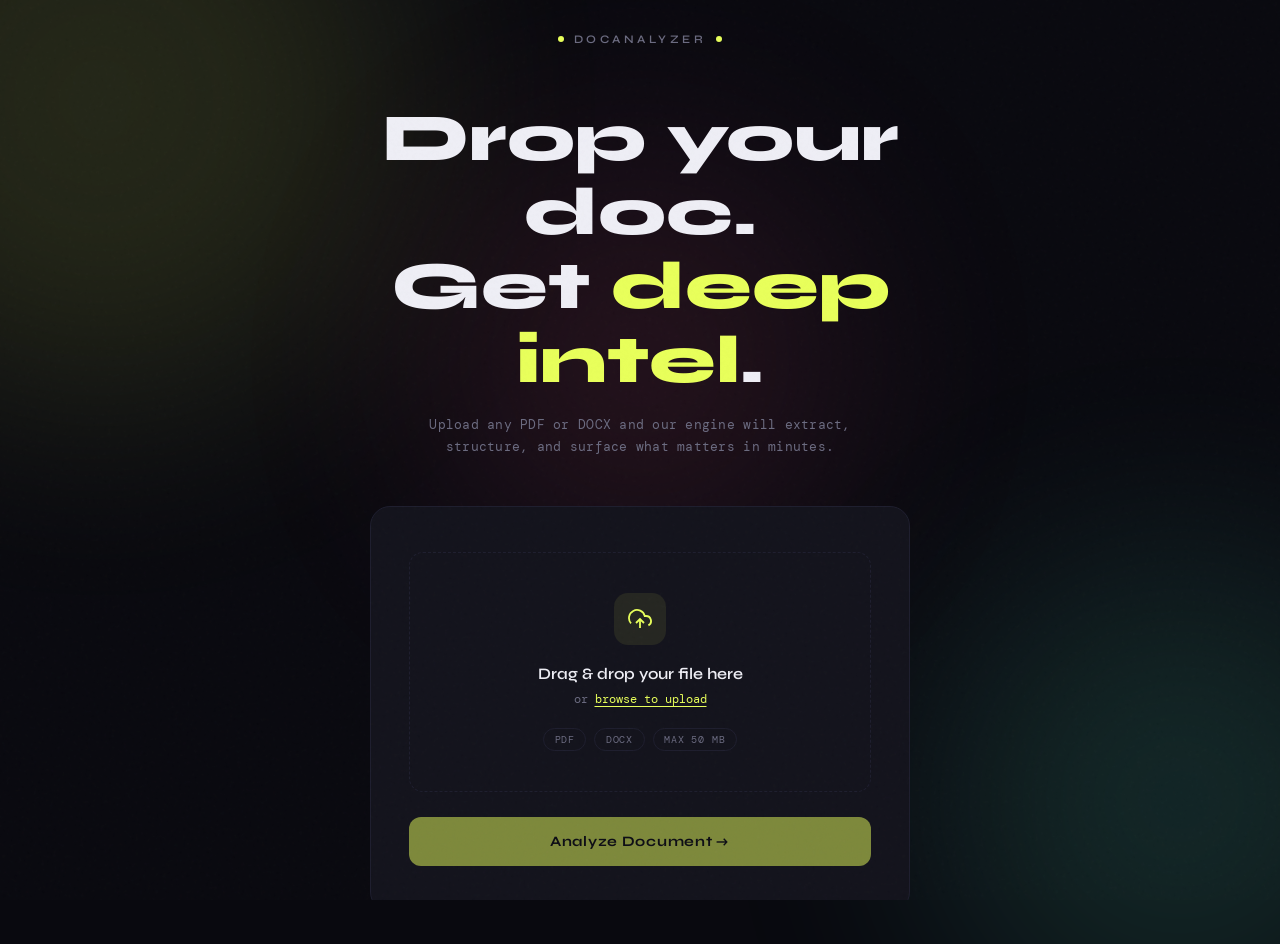
<file: frontend/components/comp1.html>
<!DOCTYPE html>
<html lang="en">
<head>
<meta charset="UTF-8" />
<meta name="viewport" content="width=device-width, initial-scale=1.0" />
<title>DocAnalyzer — Deep Document Intelligence</title>
<link href="https://fonts.googleapis.com/css2?family=Syne:wght@400;600;700;800&family=DM+Mono:wght@300;400;500&display=swap" rel="stylesheet" />
<style>
  *, *::before, *::after { box-sizing: border-box; margin: 0; padding: 0; }

  :root {
    --bg: #09090f;
    --surface: #111118;
    --border: #1e1e2e;
    --accent: #e8ff5a;
    --accent2: #5affd5;
    --accent3: #ff5a8a;
    --text: #eeeef5;
    --muted: #6b6b80;
    --card: #13131c;
  }

  html, body {
    height: 100%;
    font-family: 'DM Mono', monospace;
    background: var(--bg);
    color: var(--text);
    overflow-x: hidden;
  }

  /* ─── NOISE OVERLAY ─── */
  body::before {
    content: '';
    position: fixed; inset: 0;
    background-image: url("data:image/svg+xml,%3Csvg viewBox='0 0 256 256' xmlns='http://www.w3.org/2000/svg'%3E%3Cfilter id='noise'%3E%3CfeTurbulence type='fractalNoise' baseFrequency='0.9' numOctaves='4' stitchTiles='stitch'/%3E%3C/filter%3E%3Crect width='100%25' height='100%25' filter='url(%23noise)' opacity='0.04'/%3E%3C/svg%3E");
    pointer-events: none; z-index: 9999; opacity: .5;
  }

  /* ─── AMBIENT BLOBS ─── */
  .blob {
    position: fixed;
    border-radius: 50%;
    filter: blur(120px);
    opacity: .12;
    pointer-events: none;
    animation: drift 18s ease-in-out infinite;
  }
  .blob-1 { width: 600px; height: 600px; background: var(--accent); top: -200px; left: -200px; animation-delay: 0s; }
  .blob-2 { width: 500px; height: 500px; background: var(--accent2); bottom: -150px; right: -150px; animation-delay: -6s; }
  .blob-3 { width: 400px; height: 400px; background: var(--accent3); top: 40%; left: 50%; transform: translate(-50%,-50%); animation-delay: -12s; }
  @keyframes drift {
    0%,100% { transform: translate(0,0) scale(1); }
    33% { transform: translate(40px,-30px) scale(1.05); }
    66% { transform: translate(-30px,40px) scale(.97); }
  }

  /* ─── LAYOUT ─── */
  .container {
    min-height: 100vh;
    display: flex;
    flex-direction: column;
    align-items: center;
    justify-content: center;
    padding: 2rem;
    position: relative;
    z-index: 1;
  }

  /* ─── HEADER ─── */
  .logo {
    font-family: 'Syne', sans-serif;
    font-size: .72rem;
    font-weight: 600;
    letter-spacing: .3em;
    text-transform: uppercase;
    color: var(--muted);
    margin-bottom: 3.5rem;
    display: flex;
    align-items: center;
    gap: .6rem;
  }
  .logo-dot { width: 6px; height: 6px; border-radius: 50%; background: var(--accent); display: inline-block; }

  .headline {
    font-family: 'Syne', sans-serif;
    font-size: clamp(2.4rem, 6vw, 4.2rem);
    font-weight: 800;
    line-height: 1.1;
    text-align: center;
    max-width: 700px;
    margin-bottom: 1rem;
  }
  .headline em {
    font-style: normal;
    color: var(--accent);
  }

  .sub {
    font-size: .82rem;
    color: var(--muted);
    text-align: center;
    max-width: 440px;
    line-height: 1.7;
    margin-bottom: 3rem;
    letter-spacing: .02em;
  }

  /* ─── UPLOAD CARD ─── */
  .upload-card {
    width: 100%;
    max-width: 540px;
    background: var(--card);
    border: 1.5px solid var(--border);
    border-radius: 20px;
    padding: 2.8rem 2.4rem;
    position: relative;
    transition: border-color .3s;
  }
  .upload-card.drag-over {
    border-color: var(--accent);
    background: #151520;
  }
  .upload-card.drag-over .drop-zone {
    border-color: var(--accent);
  }

  .drop-zone {
    border: 1.5px dashed var(--border);
    border-radius: 14px;
    padding: 2.5rem 1.5rem;
    text-align: center;
    cursor: pointer;
    transition: border-color .3s, background .3s;
    position: relative;
  }
  .drop-zone:hover {
    border-color: var(--accent);
    background: rgba(232,255,90,.03);
  }

  .upload-icon {
    width: 52px; height: 52px;
    margin: 0 auto 1.2rem;
    background: rgba(232,255,90,.08);
    border-radius: 14px;
    display: flex; align-items: center; justify-content: center;
  }
  .upload-icon svg { width: 24px; height: 24px; stroke: var(--accent); fill: none; stroke-width: 1.8; }

  .drop-label {
    font-family: 'Syne', sans-serif;
    font-size: 1rem;
    font-weight: 600;
    margin-bottom: .4rem;
  }
  .drop-sub { font-size: .73rem; color: var(--muted); line-height: 1.6; }
  .drop-sub span { color: var(--accent); cursor: pointer; text-decoration: underline; text-underline-offset: 3px; }

  .badges {
    display: flex; gap: .5rem; justify-content: center; margin-top: 1.2rem; flex-wrap: wrap;
  }
  .badge {
    font-size: .65rem;
    padding: .25rem .65rem;
    border-radius: 20px;
    border: 1px solid var(--border);
    color: var(--muted);
    letter-spacing: .08em;
    text-transform: uppercase;
  }

  #file-input { display: none; }

  /* file name tag */
  .file-tag {
    display: none;
    align-items: center;
    gap: .7rem;
    margin-top: 1.4rem;
    background: rgba(90,255,213,.07);
    border: 1px solid rgba(90,255,213,.2);
    border-radius: 10px;
    padding: .7rem 1rem;
  }
  .file-tag.visible { display: flex; }
  .file-tag svg { width: 18px; height: 18px; stroke: var(--accent2); fill:none; stroke-width:1.8; flex-shrink:0; }
  .file-name { font-size: .78rem; color: var(--accent2); flex: 1; white-space: nowrap; overflow: hidden; text-overflow: ellipsis; }

  .analyze-btn {
    width: 100%;
    margin-top: 1.6rem;
    padding: 1rem 1.5rem;
    background: var(--accent);
    color: #09090f;
    font-family: 'Syne', sans-serif;
    font-size: .9rem;
    font-weight: 700;
    letter-spacing: .05em;
    border: none;
    border-radius: 12px;
    cursor: pointer;
    transition: background .2s, transform .15s, opacity .2s;
    opacity: .5;
    pointer-events: none;
  }
  .analyze-btn.ready {
    opacity: 1;
    pointer-events: all;
  }
  .analyze-btn.ready:hover { background: #f5ff80; transform: translateY(-1px); }
  .analyze-btn.ready:active { transform: translateY(0); }

  /* ─── PHASE SCREENS ─── */
  .phase { display: none; flex-direction: column; align-items: center; justify-content: center; width: 100%; max-width: 540px; }
  .phase.active { display: flex; }

  /* ─── PHASE 2 : LOADING BAR ─── */
  .loading-label {
    font-family: 'Syne', sans-serif;
    font-size: 1.1rem; font-weight: 700;
    margin-bottom: 2rem;
    display: flex; align-items: center; gap: .8rem;
  }
  .loading-label .spinner {
    width: 18px; height: 18px;
    border: 2.5px solid rgba(232,255,90,.2);
    border-top-color: var(--accent);
    border-radius: 50%;
    animation: spin .8s linear infinite;
  }
  @keyframes spin { to { transform: rotate(360deg); } }

  .bar-wrap {
    width: 100%;
    background: var(--border);
    border-radius: 99px;
    height: 6px;
    overflow: hidden;
    margin-bottom: .8rem;
  }
  .bar-fill {
    height: 100%;
    border-radius: 99px;
    background: linear-gradient(90deg, var(--accent2), var(--accent));
    width: 0%;
    transition: width .08s linear;
  }
  .bar-pct {
    font-size: .72rem;
    color: var(--muted);
    align-self: flex-end;
  }

  .steps-list {
    width: 100%;
    margin-top: 2rem;
    display: flex;
    flex-direction: column;
    gap: .6rem;
  }
  .step-item {
    display: flex; align-items: center; gap: .8rem;
    font-size: .75rem; color: var(--muted);
    opacity: 0;
    transform: translateX(-10px);
    transition: opacity .4s, transform .4s, color .3s;
  }
  .step-item.visible { opacity: 1; transform: none; }
  .step-item.done { color: var(--accent2); }
  .step-dot {
    width: 8px; height: 8px; border-radius: 50%;
    background: var(--border); flex-shrink: 0;
    transition: background .3s;
  }
  .step-item.done .step-dot { background: var(--accent2); }
  .step-item.active-step .step-dot { background: var(--accent); box-shadow: 0 0 8px var(--accent); }

  /* ─── PHASE 3 : ANALYSIS TIMER ─── */
  .analysis-header {
    font-family: 'Syne', sans-serif;
    font-size: 1.3rem; font-weight: 800;
    text-align: center;
    margin-bottom: .5rem;
  }
  .analysis-sub {
    font-size: .74rem; color: var(--muted);
    text-align: center; margin-bottom: 2.8rem;
    line-height: 1.6;
  }

  .timer-ring-wrap {
    position: relative;
    width: 180px; height: 180px;
    margin: 0 auto 2.5rem;
  }
  .timer-svg { transform: rotate(-90deg); }
  .ring-bg { stroke: var(--border); }
  .ring-fill {
    stroke: var(--accent);
    stroke-linecap: round;
    transition: stroke-dashoffset .5s linear;
    filter: drop-shadow(0 0 6px var(--accent));
  }
  .timer-center {
    position: absolute; inset: 0;
    display: flex; flex-direction: column;
    align-items: center; justify-content: center;
  }
  .timer-digits {
    font-family: 'Syne', sans-serif;
    font-size: 2.4rem; font-weight: 800;
    letter-spacing: -.04em;
    color: var(--accent);
  }
  .timer-unit { font-size: .65rem; color: var(--muted); margin-top: -.1rem; }

  .analysis-tasks {
    width: 100%;
    display: grid;
    grid-template-columns: 1fr 1fr;
    gap: .7rem;
  }
  .task-card {
    background: var(--card);
    border: 1px solid var(--border);
    border-radius: 12px;
    padding: .9rem 1rem;
    font-size: .72rem;
    display: flex; align-items: flex-start; gap: .6rem;
    opacity: 0;
    transform: translateY(8px);
    transition: opacity .5s, transform .5s, border-color .3s;
  }
  .task-card.show { opacity: 1; transform: none; }
  .task-card.done-card { border-color: rgba(90,255,213,.25); }
  .task-icon { font-size: .9rem; flex-shrink: 0; margin-top: .05rem; }
  .task-label { color: var(--muted); line-height: 1.5; }
  .task-card.done-card .task-label { color: var(--accent2); }

  .progress-text {
    text-align: center;
    font-size: .72rem;
    color: var(--muted);
    margin-top: 1.6rem;
    line-height: 1.6;
  }

  /* ─── PHASE 4 : COMPLETE ─── */
  .complete-icon {
    width: 80px; height: 80px;
    border-radius: 50%;
    background: rgba(232,255,90,.1);
    border: 2px solid var(--accent);
    display: flex; align-items: center; justify-content: center;
    margin: 0 auto 2rem;
    animation: pulse-glow 1.5s ease-in-out infinite;
  }
  @keyframes pulse-glow {
    0%,100% { box-shadow: 0 0 0 0 rgba(232,255,90,.3); }
    50% { box-shadow: 0 0 0 16px rgba(232,255,90,0); }
  }
  .complete-icon svg { width: 34px; height: 34px; stroke: var(--accent); fill: none; stroke-width: 2; }
  .complete-title {
    font-family: 'Syne', sans-serif;
    font-size: 1.6rem; font-weight: 800;
    text-align: center; margin-bottom: .5rem;
  }
  .complete-sub {
    font-size: .76rem; color: var(--muted); text-align: center; margin-bottom: 2rem; line-height: 1.7;
  }
  .redirect-bar-wrap {
    width: 100%; background: var(--border); border-radius: 99px; height: 4px; overflow: hidden;
  }
  .redirect-bar { height: 100%; background: var(--accent); border-radius: 99px; width: 100%; animation: drain 3s linear forwards; }
  @keyframes drain { from { width: 100%; } to { width: 0%; } }
  .redirect-note { font-size: .68rem; color: var(--muted); text-align: center; margin-top: .7rem; }
</style>
</head>
<body>

<!-- Ambient -->
<div class="blob blob-1"></div>
<div class="blob blob-2"></div>
<div class="blob blob-3"></div>

<div class="container">

  <!-- ──── PHASE 1 : UPLOAD ──── -->
  <div id="phase-upload" class="phase active" style="display:flex; flex-direction:column; align-items:center;">

    <div class="logo"><span class="logo-dot"></span> DocAnalyzer <span class="logo-dot"></span></div>

    <h1 class="headline">Drop your doc.<br/>Get <em>deep intel</em>.</h1>
    <p class="sub">Upload any PDF or DOCX and our engine will extract, structure, and surface what matters in minutes.</p>

    <div class="upload-card" id="upload-card">
      <div class="drop-zone" id="drop-zone" onclick="document.getElementById('file-input').click()">
        <div class="upload-icon">
          <svg viewBox="0 0 24 24"><polyline points="16 16 12 12 8 16"/><line x1="12" y1="12" x2="12" y2="21"/><path d="M20.39 18.39A5 5 0 0 0 18 9h-1.26A8 8 0 1 0 3 16.3"/></svg>
        </div>
        <div class="drop-label">Drag & drop your file here</div>
        <div class="drop-sub">or <span onclick="event.stopPropagation(); document.getElementById('file-input').click()">browse to upload</span></div>
        <div class="badges">
          <span class="badge">PDF</span>
          <span class="badge">DOCX</span>
          <span class="badge">Max 50 MB</span>
        </div>
      </div>

      <input type="file" id="file-input" accept=".pdf,.doc,.docx" />

      <div class="file-tag" id="file-tag">
        <svg viewBox="0 0 24 24"><path d="M14 2H6a2 2 0 0 0-2 2v16a2 2 0 0 0 2 2h12a2 2 0 0 0 2-2V8z"/><polyline points="14 2 14 8 20 8"/></svg>
        <span class="file-name" id="file-name">document.pdf</span>
      </div>

      <button class="analyze-btn" id="analyze-btn">Analyze Document →</button>
    </div>
  </div>

  <!-- ──── PHASE 2 : LOADING BAR (5s) ──── -->
  <div id="phase-loading" class="phase" style="width:100%; max-width:540px;">
    <div class="loading-label"><div class="spinner"></div> Processing your document…</div>
    <div class="bar-wrap"><div class="bar-fill" id="bar-fill"></div></div>
    <div class="bar-pct" id="bar-pct">0%</div>
    <div class="steps-list" id="steps-list">
      <div class="step-item" data-step="0"><div class="step-dot"></div> Parsing file structure</div>
      <div class="step-item" data-step="1"><div class="step-dot"></div> Extracting raw content</div>
      <div class="step-item" data-step="2"><div class="step-dot"></div> Tokenizing text blocks</div>
      <div class="step-item" data-step="3"><div class="step-dot"></div> Mapping document schema</div>
      <div class="step-item" data-step="4"><div class="step-dot"></div> Queuing deep analysis</div>
    </div>
  </div>

  <!-- ──── PHASE 3 : ANALYSIS TIMER (16 min) ──── -->
  <div id="phase-analysis" class="phase" style="width:100%; max-width:540px;">
    <div class="analysis-header">Deep Analysis Running</div>
    <div class="analysis-sub">Our models are reading every sentence, cross-referencing<br/>data points, and building your insight report.</div>

    <div class="timer-ring-wrap">
      <svg class="timer-svg" width="180" height="180" viewBox="0 0 180 180">
        <circle class="ring-bg" cx="90" cy="90" r="78" fill="none" stroke-width="6"/>
        <circle class="ring-fill" id="ring-fill" cx="90" cy="90" r="78" fill="none" stroke-width="6"
          stroke-dasharray="490" stroke-dashoffset="0"/>
      </svg>
      <div class="timer-center">
        <div class="timer-digits" id="timer-digits">16:00</div>
        <div class="timer-unit">remaining</div>
      </div>
    </div>

    <div class="analysis-tasks" id="analysis-tasks">
      <div class="task-card" data-task="0"><span class="task-icon">🔍</span><span class="task-label">Semantic extraction</span></div>
      <div class="task-card" data-task="1"><span class="task-icon">📊</span><span class="task-label">Data pattern detection</span></div>
      <div class="task-card" data-task="2"><span class="task-icon">🧠</span><span class="task-label">Entity recognition</span></div>
      <div class="task-card" data-task="3"><span class="task-icon">🔗</span><span class="task-label">Cross-reference linking</span></div>
      <div class="task-card" data-task="4"><span class="task-icon">📝</span><span class="task-label">Summary generation</span></div>
      <div class="task-card" data-task="5"><span class="task-icon">⚡</span><span class="task-label">Insight scoring</span></div>
    </div>

    <div class="progress-text" id="progress-text">Initializing analysis pipeline…</div>
  </div>

  <!-- ──── PHASE 4 : COMPLETE ──── -->
  <div id="phase-complete" class="phase" style="width:100%; max-width:420px;">
    <div class="complete-icon">
      <svg viewBox="0 0 24 24"><polyline points="20 6 9 17 4 12"/></svg>
    </div>
    <div class="complete-title">Analysis Complete</div>
    <div class="complete-sub">Your document has been fully processed.<br/>Redirecting you to your results now…</div>
    <div class="redirect-bar-wrap"><div class="redirect-bar"></div></div>
    <div class="redirect-note">Redirecting in 3 seconds…</div>
  </div>

</div>

<script>
/* ── helpers ── */
const $ = id => document.getElementById(id);
const phases = ['phase-upload','phase-loading','phase-analysis','phase-complete'];

function showPhase(name) {
  phases.forEach(p => {
    const el = $(p);
    el.classList.remove('active');
    el.style.display = 'none';
  });
  const target = $(name);
  target.style.display = 'flex';
  target.classList.add('active');
}

/* ── FILE UPLOAD ── */
const fileInput = $('file-input');
const fileTag   = $('file-tag');
const fileName  = $('file-name');
const analyzeBtn= $('analyze-btn');
const dropZone  = $('drop-zone');
const uploadCard= $('upload-card');

function setFile(file) {
  if (!file) return;
  const ext = file.name.split('.').pop().toLowerCase();
  if (!['pdf','doc','docx'].includes(ext)) { alert('Please upload a PDF or DOCX file.'); return; }
  fileName.textContent = file.name;
  fileTag.classList.add('visible');
  analyzeBtn.classList.add('ready');
}

fileInput.addEventListener('change', () => setFile(fileInput.files[0]));

dropZone.addEventListener('dragover', e => { e.preventDefault(); uploadCard.classList.add('drag-over'); });
dropZone.addEventListener('dragleave', () => uploadCard.classList.remove('drag-over'));
dropZone.addEventListener('drop', e => {
  e.preventDefault();
  uploadCard.classList.remove('drag-over');
  setFile(e.dataTransfer.files[0]);
});

analyzeBtn.addEventListener('click', startLoading);

/* ── PHASE 2 : 5-SEC LOADING BAR ── */
function startLoading() {
  showPhase('phase-loading');
  const fill   = $('bar-fill');
  const pct    = $('bar-pct');
  const steps  = document.querySelectorAll('.step-item');
  const total  = 5000; // ms
  const start  = performance.now();

  const stepTimings = [0, 800, 1800, 2900, 4000]; // when each step appears

  steps.forEach(s => s.classList.remove('visible','done','active-step'));

  let stepIdx = 0;

  function tick(now) {
    const elapsed = Math.min(now - start, total);
    const progress = elapsed / total;
    const pctVal = Math.round(progress * 100);

    fill.style.width = pctVal + '%';
    pct.textContent  = pctVal + '%';

    // reveal steps
    while (stepIdx < stepTimings.length && elapsed >= stepTimings[stepIdx]) {
      if (stepIdx > 0) {
        steps[stepIdx - 1].classList.remove('active-step');
        steps[stepIdx - 1].classList.add('done');
      }
      steps[stepIdx].classList.add('visible', 'active-step');
      stepIdx++;
    }

    if (elapsed < total) {
      requestAnimationFrame(tick);
    } else {
      // mark all done
      steps.forEach(s => { s.classList.add('visible','done'); s.classList.remove('active-step'); });
      setTimeout(startAnalysis, 300);
    }
  }
  requestAnimationFrame(tick);
}

/* ── PHASE 3 : 16-MIN ANALYSIS TIMER ── */
const TOTAL_SECONDS = 16 * 60; // 960
const CIRCUMFERENCE = 490;

const progressMessages = [
  [0, 'Initializing analysis pipeline…'],
  [60, 'Reading document structure…'],
  [180, 'Extracting key entities…'],
  [300, 'Running semantic models…'],
  [420, 'Cross-referencing data points…'],
  [540, 'Building insight graph…'],
  [660, 'Generating summary layers…'],
  [780, 'Scoring and ranking findings…'],
  [900, 'Finalizing your report…'],
];

// task card reveal schedule (seconds elapsed)
const taskSchedule = [30, 90, 180, 300, 480, 700];

function startAnalysis() {
  showPhase('phase-analysis');
  const ring      = $('ring-fill');
  const digits    = $('timer-digits');
  const progText  = $('progress-text');
  const taskCards = document.querySelectorAll('.task-card');

  taskCards.forEach(c => c.classList.remove('show','done-card'));

  let secondsLeft = TOTAL_SECONDS;
  let taskIdx = 0;
  let msgIdx  = 0;

  // show first task cards immediately
  setTimeout(() => {
    taskCards[0].classList.add('show');
    taskCards[1].classList.add('show');
  }, 400);

  const interval = setInterval(() => {
    secondsLeft--;
    const elapsed = TOTAL_SECONDS - secondsLeft;

    // update digits
    const m = Math.floor(secondsLeft / 60);
    const s = secondsLeft % 60;
    digits.textContent = String(m).padStart(2,'0') + ':' + String(s).padStart(2,'0');

    // update ring
    const pct = secondsLeft / TOTAL_SECONDS;
    ring.style.strokeDashoffset = CIRCUMFERENCE * (1 - pct);

    // update progress message
    for (let i = progressMessages.length - 1; i >= 0; i--) {
      if (elapsed >= progressMessages[i][0]) {
        if (i !== msgIdx) { msgIdx = i; progText.textContent = progressMessages[i][1]; }
        break;
      }
    }

    // reveal task cards
    while (taskIdx < taskSchedule.length && elapsed >= taskSchedule[taskIdx]) {
      const cardToShow = taskCards[Math.min(taskIdx + 2, taskCards.length - 1)];
      cardToShow.classList.add('show');
      // mark the oldest visible as done
      if (taskIdx >= 2) taskCards[taskIdx - 2].classList.add('done-card');
      taskIdx++;
    }

    if (secondsLeft <= 0) {
      clearInterval(interval);
      taskCards.forEach(c => c.classList.add('show','done-card'));
      setTimeout(showComplete, 500);
    }
  }, 1000);
}

/* ── PHASE 4 : COMPLETE & REDIRECT ── */
function showComplete() {
  showPhase('phase-complete');
  // redirect after 3 seconds
  setTimeout(() => {
    window.location.href = 'frontend/components /comp2.html'; // ← change this to your target URL
  }, 3000);
}
</script>
</body>
</html>
</file>
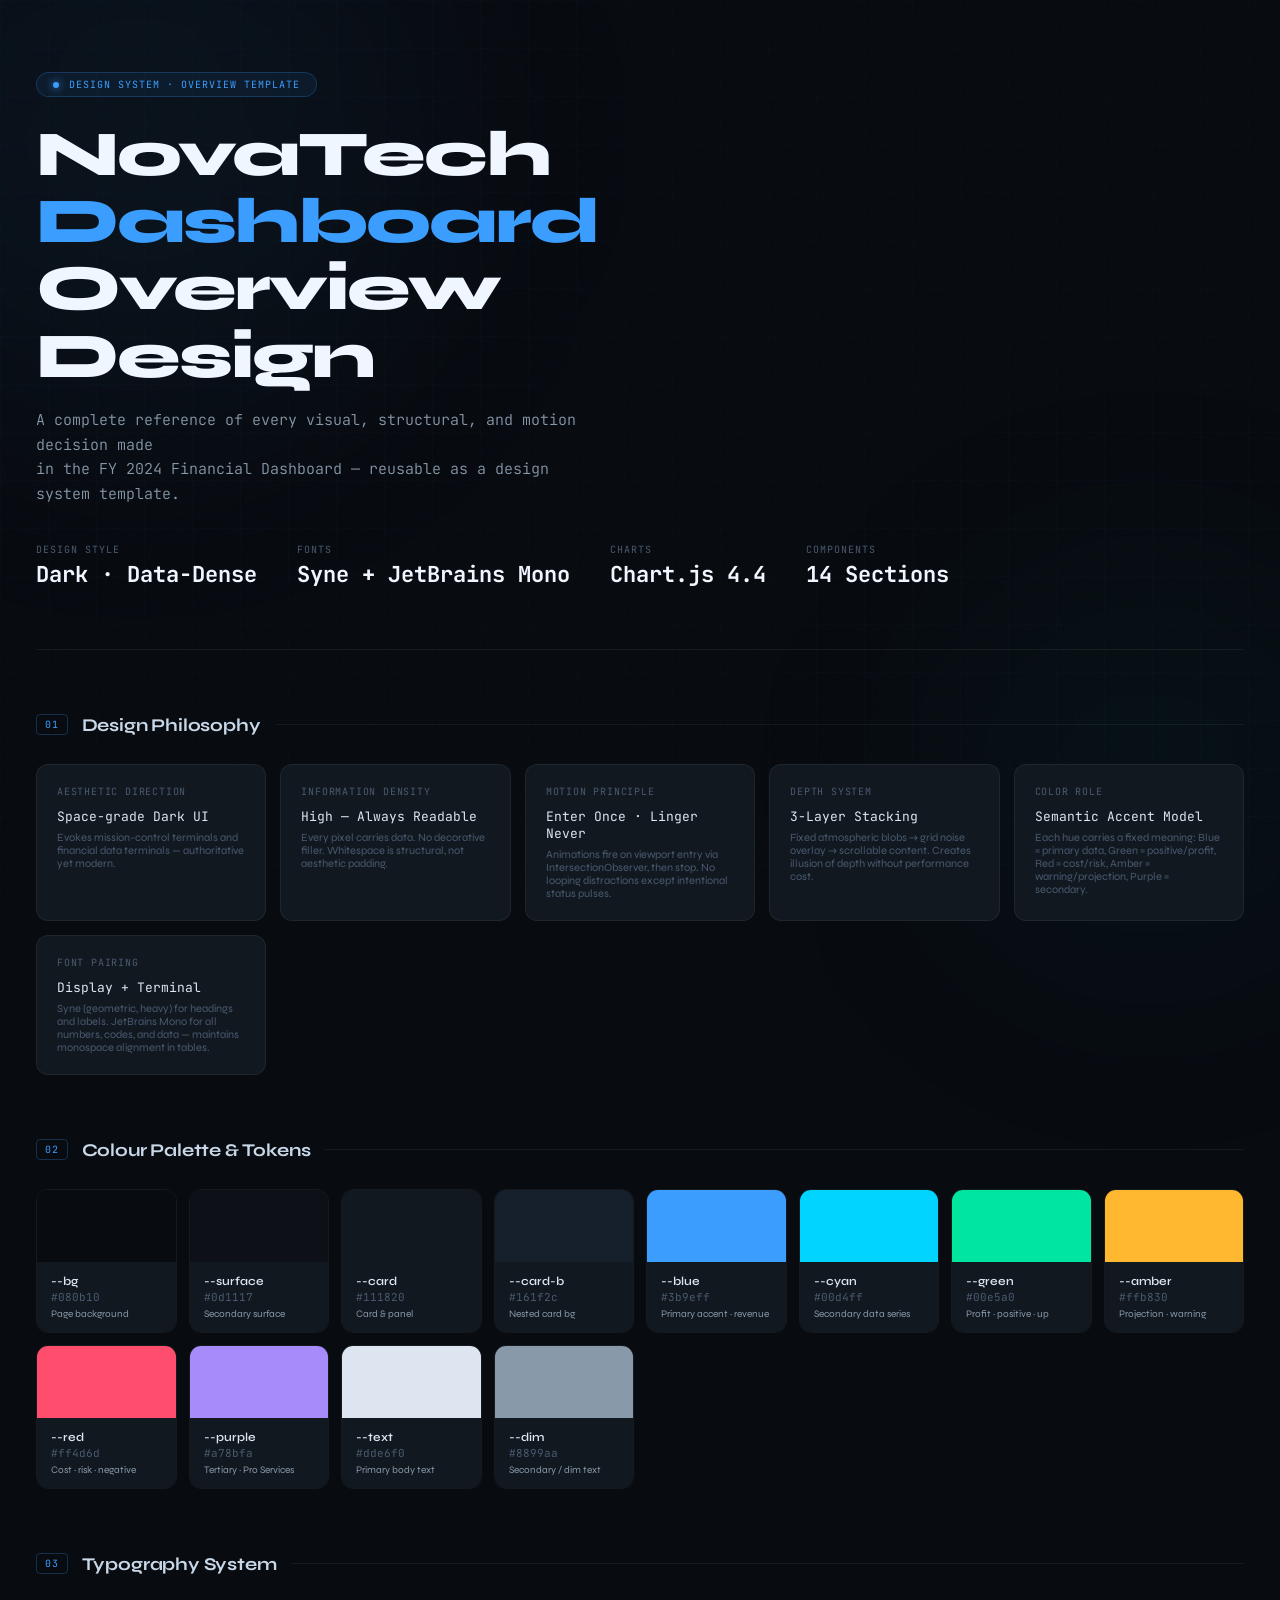
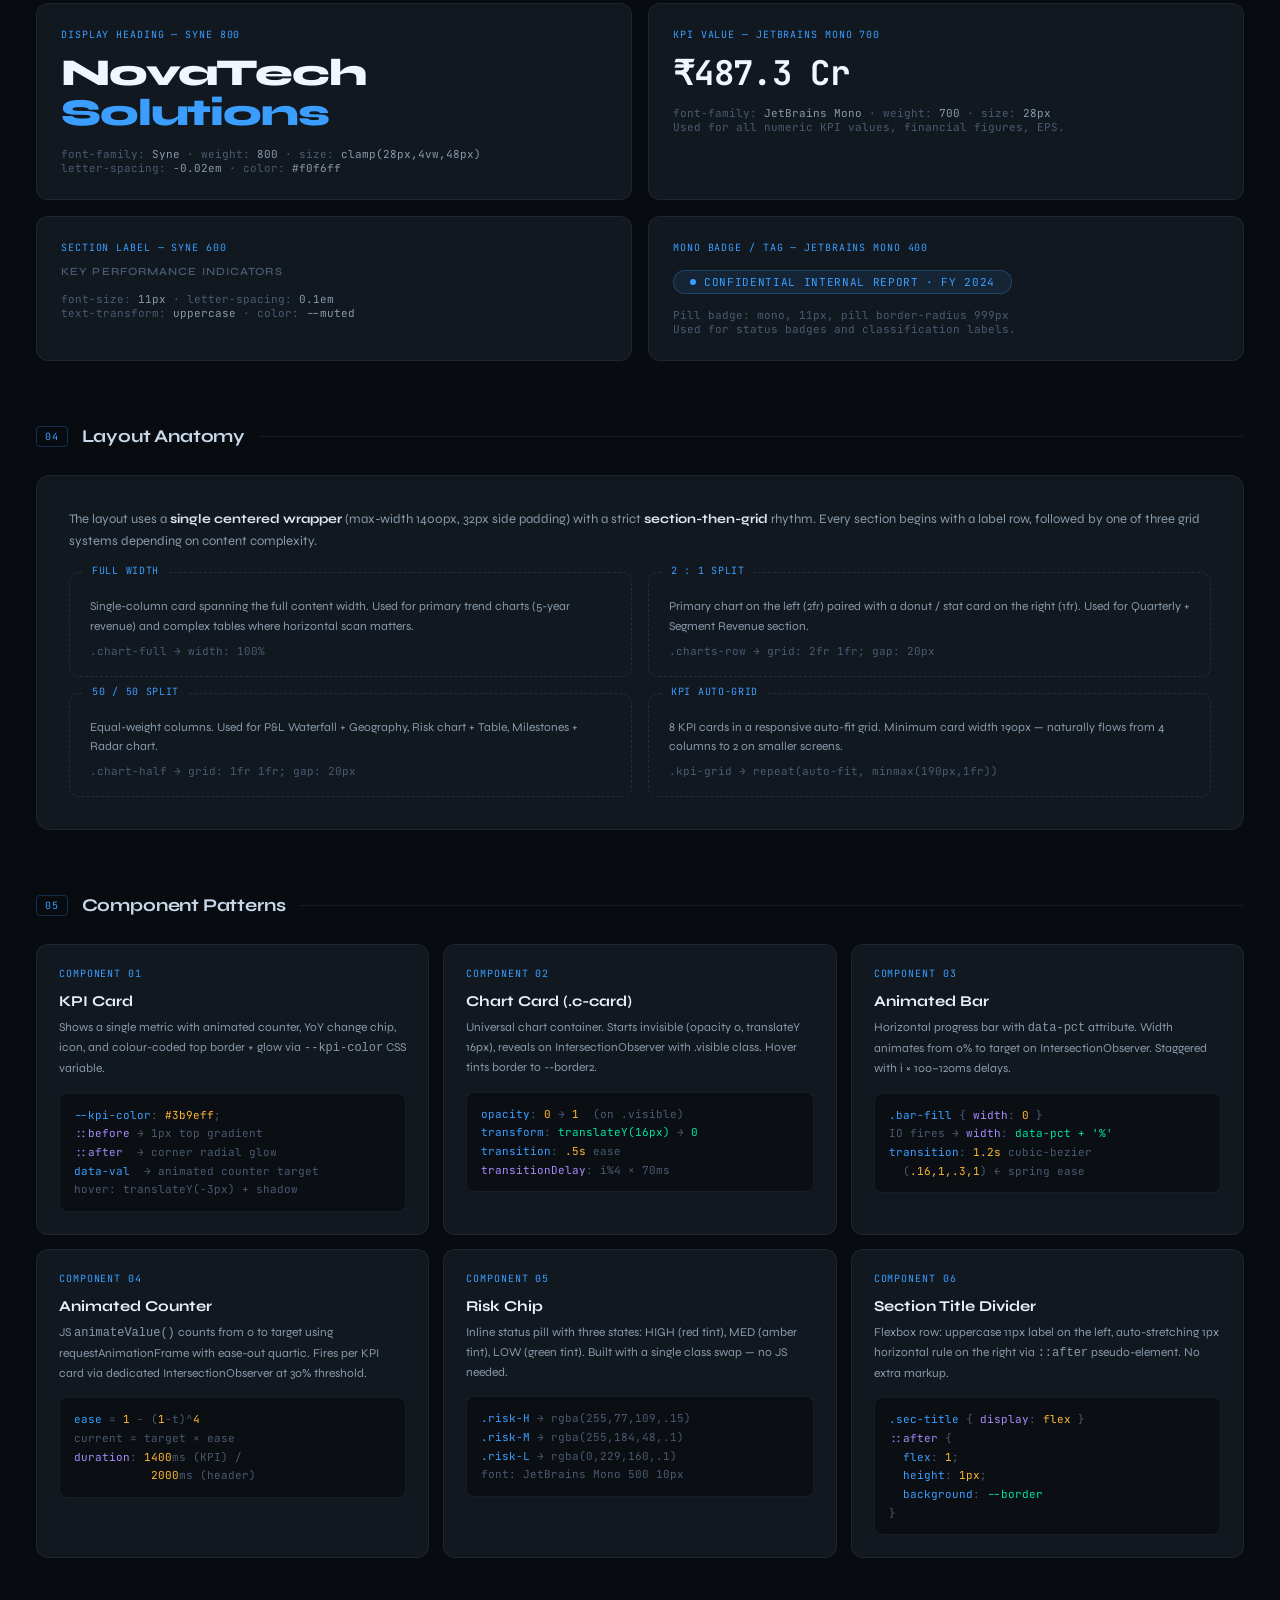
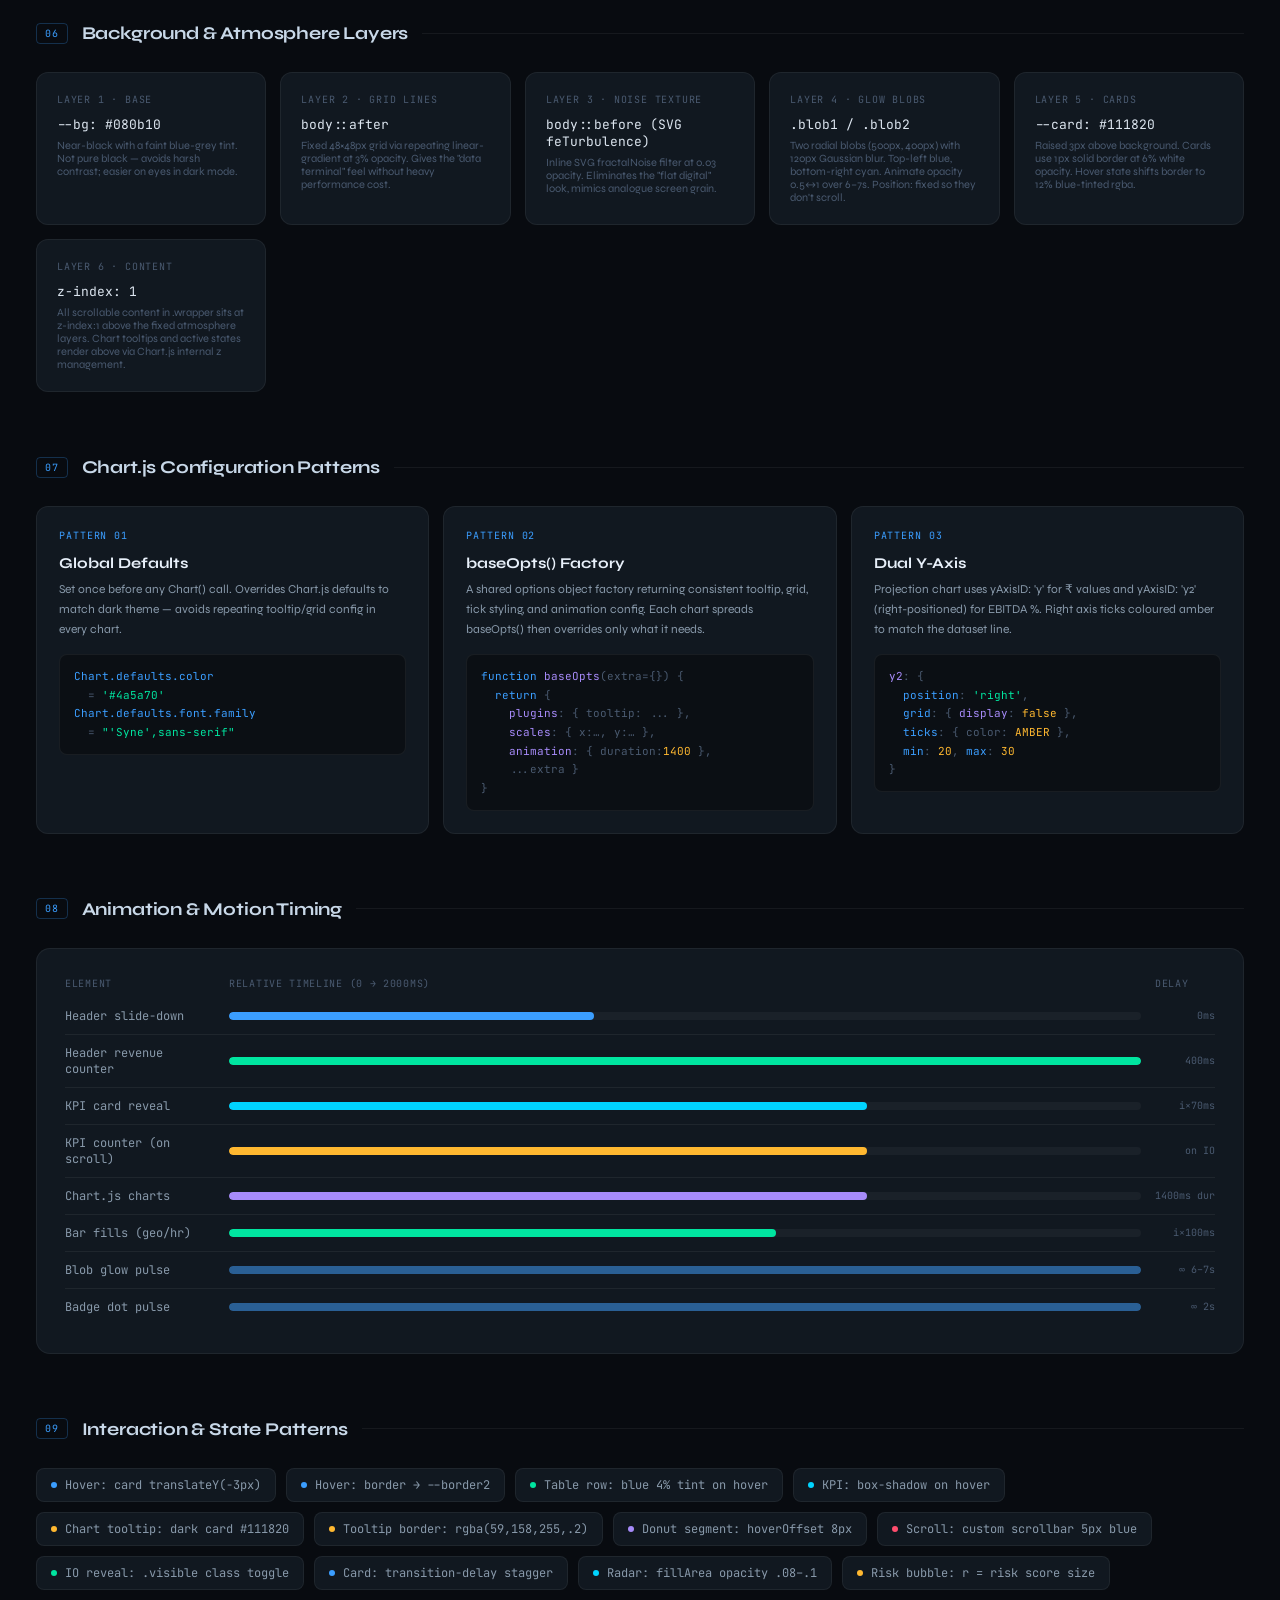
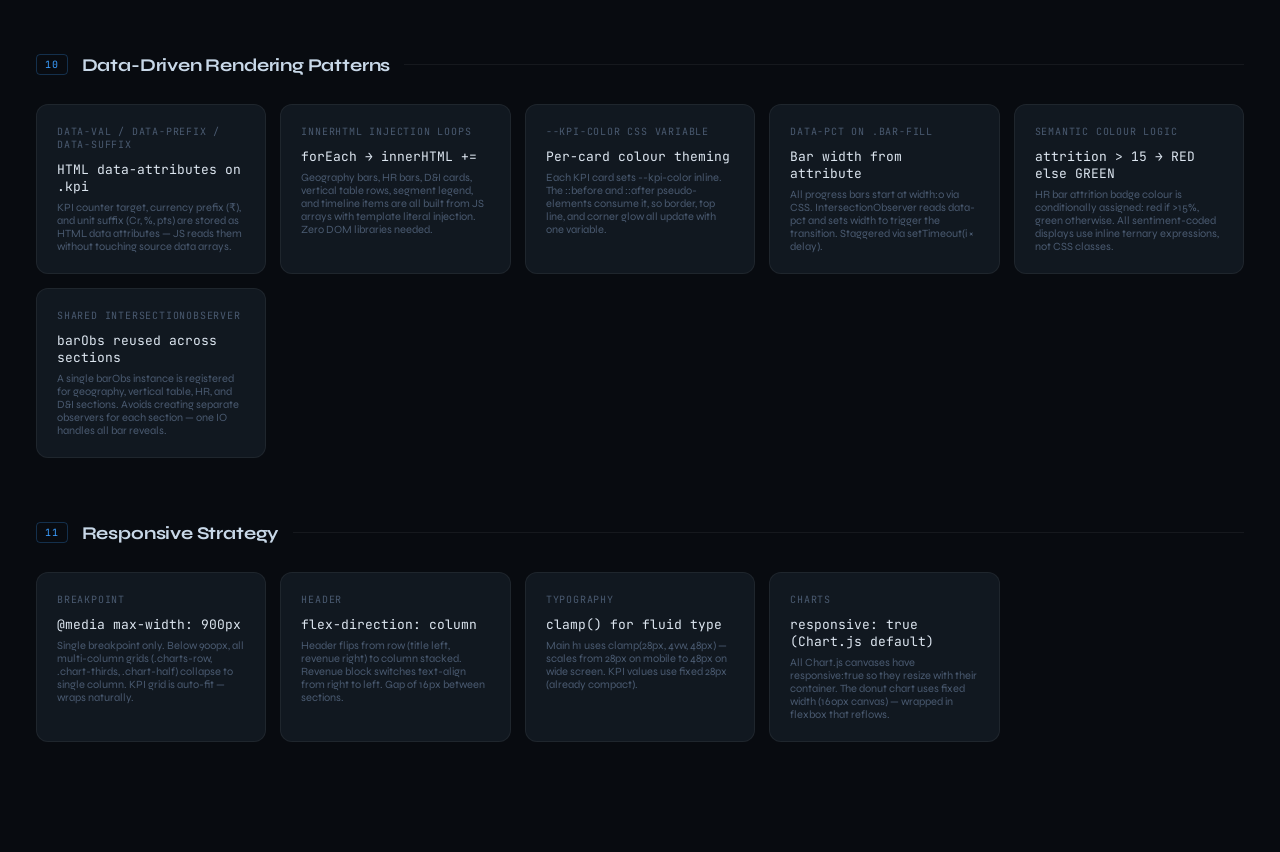
<file: frontend/components/design.html>
<!DOCTYPE html>
<html lang="en">
<head>
  <meta charset="UTF-8" />
  <meta name="viewport" content="width=device-width, initial-scale=1.0" />
  <title>Overview Design — NovaTech Dashboard Template</title>
  <link rel="preconnect" href="https://fonts.googleapis.com">
  <link href="https://fonts.googleapis.com/css2?family=Syne:wght@400;500;600;700;800&family=JetBrains+Mono:wght@300;400;500;600&display=swap" rel="stylesheet">
  <style>
    :root {
      --bg:       #080b10;
      --surface:  #0d1117;
      --card:     #111820;
      --card-b:   #161f2c;
      --border:   rgba(255,255,255,0.06);
      --border2:  rgba(99,179,255,0.14);
      --blue:     #3b9eff;
      --cyan:     #00d4ff;
      --green:    #00e5a0;
      --amber:    #ffb830;
      --red:      #ff4d6d;
      --purple:   #a78bfa;
      --text:     #dde6f0;
      --muted:    #4a5a70;
      --dim:      #8899aa;
      --sans:     'Syne', sans-serif;
      --mono:     'JetBrains Mono', monospace;
    }

    *, *::before, *::after { box-sizing: border-box; margin: 0; padding: 0; }
    html { scroll-behavior: smooth; }

    body {
      background: var(--bg);
      color: var(--text);
      font-family: var(--sans);
      min-height: 100vh;
      overflow-x: hidden;
    }

    /* ── GRID LINES BG ── */
    body::after {
      content: '';
      position: fixed; inset: 0;
      background-image:
        linear-gradient(rgba(59,158,255,.025) 1px, transparent 1px),
        linear-gradient(90deg, rgba(59,158,255,.025) 1px, transparent 1px);
      background-size: 48px 48px;
      pointer-events: none; z-index: 0;
    }

    /* ── NOISE OVERLAY ── */
    body::before {
      content: '';
      position: fixed; inset: 0;
      background-image: url("data:image/svg+xml,%3Csvg viewBox='0 0 256 256' xmlns='http://www.w3.org/2000/svg'%3E%3Cfilter id='n'%3E%3CfeTurbulence type='fractalNoise' baseFrequency='0.9' numOctaves='4' stitchTiles='stitch'/%3E%3C/filter%3E%3Crect width='100%25' height='100%25' filter='url(%23n)' opacity='0.03'/%3E%3C/svg%3E");
      pointer-events: none; z-index: 0; opacity: .35;
    }

    /* ── GLOBS ── */
    .blob { position:fixed; border-radius:50%; filter:blur(130px); pointer-events:none; z-index:0; animation: glow 7s ease-in-out infinite; }
    .b1 { width:560px; height:560px; background:rgba(59,158,255,.055); top:-140px; left:-140px; }
    .b2 { width:420px; height:420px; background:rgba(0,212,255,.035); bottom:-80px; right:-80px; animation-delay:3.5s; }
    @keyframes glow { 0%,100%{opacity:.5} 50%{opacity:1} }

    /* ── WRAPPER ── */
    .wrapper { position:relative; z-index:1; max-width:1320px; margin:0 auto; padding:0 36px 100px; }

    /* ── MASTHEAD ── */
    .masthead {
      padding: 72px 0 60px;
      border-bottom: 1px solid var(--border);
      margin-bottom: 64px;
      animation: fadeDown .9s cubic-bezier(.16,1,.3,1) both;
    }
    @keyframes fadeDown { from{opacity:0;transform:translateY(-24px)} to{opacity:1;transform:translateY(0)} }

    .overline {
      display: inline-flex; align-items: center; gap: 10px;
      background: rgba(59,158,255,.08);
      border: 1px solid rgba(59,158,255,.22);
      border-radius: 999px; padding: 5px 16px;
      font-family: var(--mono); font-size: 10px;
      color: var(--blue); letter-spacing: .1em;
      text-transform: uppercase; margin-bottom: 24px;
    }
    .overline::before {
      content:''; width:6px; height:6px; border-radius:50%;
      background:var(--blue); box-shadow:0 0 8px var(--blue);
      animation: pulse 2s infinite;
    }
    @keyframes pulse { 0%,100%{opacity:1} 50%{opacity:.3} }

    .masthead h1 {
      font-size: clamp(32px,5vw,64px);
      font-weight: 800; letter-spacing: -.03em;
      line-height: 1.05; color: #f0f6ff;
      max-width: 700px;
    }
    .masthead h1 em { font-style: normal; color: var(--blue); }

    .masthead-sub {
      font-size: 15px; color: var(--dim);
      margin-top: 18px; max-width: 560px;
      line-height: 1.65; font-family: var(--mono); font-weight: 300;
    }

    .masthead-meta {
      display: flex; gap: 40px; margin-top: 36px; flex-wrap: wrap;
    }
    .meta-pill {
      display: flex; flex-direction: column; gap: 4px;
    }
    .meta-pill .label { font-size:10px; color:var(--muted); text-transform:uppercase; letter-spacing:.1em; font-family:var(--mono); }
    .meta-pill .value { font-size:22px; font-weight:700; font-family:var(--mono); color:#f0f6ff; }

    /* ── SECTION HEADER ── */
    .sec {
      display: flex; align-items: center; gap: 14px;
      margin-bottom: 28px; margin-top: 64px;
    }
    .sec-num {
      font-family: var(--mono); font-size: 10px;
      color: var(--blue); border: 1px solid rgba(59,158,255,.25);
      border-radius: 4px; padding: 3px 8px;
      letter-spacing: .08em;
    }
    .sec h2 {
      font-size: 18px; font-weight: 700; color: #c8d8e8;
      letter-spacing: -.01em;
    }
    .sec::after { content:''; flex:1; height:1px; background:var(--border); }

    /* ── TOKEN GRID ── */
    .token-grid {
      display: grid;
      grid-template-columns: repeat(auto-fill, minmax(220px, 1fr));
      gap: 14px; margin-bottom: 12px;
    }
    .token-card {
      background: var(--card);
      border: 1px solid var(--border);
      border-radius: 12px; padding: 20px;
      opacity: 0; transform: translateY(16px);
      transition: opacity .5s ease, transform .5s ease, border-color .3s;
    }
    .token-card.vis { opacity:1; transform:translateY(0); }
    .token-card:hover { border-color: var(--border2); }
    .token-card .t-label { font-size:10px; color:var(--muted); font-family:var(--mono); text-transform:uppercase; letter-spacing:.08em; margin-bottom:10px; }
    .token-card .t-val { font-size:13px; font-family:var(--mono); color:var(--text); }
    .token-card .t-desc { font-size:11px; color:var(--muted); margin-top:6px; }

    /* Colour swatches */
    .color-grid { display:grid; grid-template-columns:repeat(auto-fill,minmax(140px,1fr)); gap:12px; margin-bottom:12px; }
    .swatch-card {
      border-radius:12px; overflow:hidden;
      border: 1px solid var(--border);
      opacity:0; transform:translateY(14px);
      transition: opacity .45s ease, transform .45s ease;
    }
    .swatch-card.vis { opacity:1; transform:translateY(0); }
    .swatch-face { height:72px; }
    .swatch-body { padding:12px 14px; background:var(--card); }
    .swatch-name { font-size:12px; color:var(--text); font-weight:600; }
    .swatch-hex  { font-size:11px; color:var(--muted); font-family:var(--mono); margin-top:2px; }
    .swatch-role { font-size:10px; color:var(--dim); margin-top:4px; }

    /* ── LAYOUT ANATOMY ── */
    .anatomy {
      background: var(--card); border:1px solid var(--border);
      border-radius:14px; padding:32px;
      opacity:0; transform:translateY(16px);
      transition: opacity .5s ease, transform .5s ease;
    }
    .anatomy.vis { opacity:1; transform:translateY(0); }

    .anatomy-grid {
      display: grid; grid-template-columns: 1fr 1fr;
      gap: 16px; margin-top: 20px;
    }

    .zone {
      border-radius: 10px; padding: 18px 20px;
      border: 1px dashed rgba(255,255,255,.09);
      position: relative;
    }
    .zone-label {
      position: absolute; top:-9px; left:14px;
      background: var(--card); padding: 0 8px;
      font-size: 10px; font-family: var(--mono);
      color: var(--blue); letter-spacing: .07em;
      text-transform: uppercase;
    }
    .zone-desc { font-size:12px; color:var(--dim); line-height:1.6; margin-top:6px; }
    .zone-code { font-size:11px; font-family:var(--mono); color:var(--muted); margin-top:8px; }

    /* ── COMPONENT ANATOMY ── */
    .comp-row {
      display: grid; grid-template-columns: 1fr 1fr 1fr; gap: 14px;
    }
    .comp-card {
      background: var(--card); border:1px solid var(--border);
      border-radius:12px; padding:22px;
      opacity:0; transform:translateY(14px);
      transition: opacity .48s ease, transform .48s ease;
    }
    .comp-card.vis { opacity:1; transform:translateY(0); }
    .comp-card .c-tag { font-size:10px; font-family:var(--mono); color:var(--blue); text-transform:uppercase; letter-spacing:.09em; margin-bottom:12px; }
    .comp-card .c-name { font-size:15px; font-weight:700; color:#e8f0fa; margin-bottom:8px; }
    .comp-card .c-desc { font-size:12px; color:var(--dim); line-height:1.65; }
    .comp-card .c-code {
      margin-top: 14px; padding: 12px 14px;
      background: rgba(0,0,0,.35); border-radius:8px;
      font-size:11px; font-family:var(--mono); color:var(--muted);
      border: 1px solid var(--border); white-space: pre-wrap; line-height:1.7;
    }
    .comp-card .c-code .kw { color: var(--blue); }
    .comp-card .c-code .str { color: var(--green); }
    .comp-card .c-code .val { color: var(--amber); }
    .comp-card .c-code .prop { color: var(--purple); }

    /* ── ANIMATION TIMELINE ── */
    .anim-track {
      background: var(--card); border:1px solid var(--border);
      border-radius:14px; padding:28px;
      opacity:0; transform:translateY(14px);
      transition: opacity .5s ease, transform .5s ease;
    }
    .anim-track.vis { opacity:1; transform:translateY(0); }
    .anim-row {
      display:grid; grid-template-columns:150px 1fr 60px;
      align-items:center; gap:14px; padding:10px 0;
      border-bottom: 1px solid var(--border);
    }
    .anim-row:last-child { border-bottom: none; }
    .anim-name { font-size:12px; color:var(--dim); font-family:var(--mono); }
    .anim-bar-track { height:8px; background:rgba(255,255,255,.04); border-radius:4px; overflow:hidden; position:relative; }
    .anim-bar {
      height:100%; border-radius:4px;
      width:0; transition: width 1.4s cubic-bezier(.16,1,.3,1);
    }
    .anim-delay { font-size:10px; font-family:var(--mono); color:var(--muted); text-align:right; }
    .anim-head { display:grid; grid-template-columns:150px 1fr 60px; gap:14px; margin-bottom:8px; }
    .anim-head span { font-size:10px; font-family:var(--mono); color:var(--muted); text-transform:uppercase; letter-spacing:.07em; }

    /* ── TYPOGRAPHY SPECIMEN ── */
    .type-grid { display:grid; grid-template-columns:1fr 1fr; gap:16px; }
    .type-card {
      background:var(--card); border:1px solid var(--border);
      border-radius:12px; padding:24px;
      opacity:0; transform:translateY(14px);
      transition: opacity .5s ease, transform .5s ease;
    }
    .type-card.vis { opacity:1; transform:translateY(0); }
    .type-card .t-role { font-size:10px; font-family:var(--mono); color:var(--blue); letter-spacing:.09em; text-transform:uppercase; margin-bottom:12px; }
    .type-card .specimen { line-height: 1.15; }
    .type-card .meta { font-size:11px; font-family:var(--mono); color:var(--muted); margin-top:14px; }
    .type-card .meta span { color:var(--dim); }

    /* ── PATTERN CHIPS ── */
    .pattern-wrap { display:flex; flex-wrap:wrap; gap:10px; }
    .pchip {
      display:inline-flex; align-items:center; gap:8px;
      background:var(--card); border:1px solid var(--border);
      border-radius:8px; padding:8px 14px;
      font-size:12px; color:var(--dim); font-family:var(--mono);
      opacity:0; transform:translateY(10px);
      transition: opacity .4s ease, transform .4s ease, border-color .25s;
      cursor:default;
    }
    .pchip.vis { opacity:1; transform:translateY(0); }
    .pchip:hover { border-color:var(--border2); color:var(--text); }
    .pchip::before {
      content:''; width:6px; height:6px; border-radius:50%;
      background:var(--kpc, var(--blue));
    }

    /* ── SCROLLBAR ── */
    ::-webkit-scrollbar { width:5px; }
    ::-webkit-scrollbar-thumb { background:rgba(59,158,255,.18); border-radius:3px; }

    /* ── RESPONSIVE ── */
    @media(max-width:900px){
      .anatomy-grid, .comp-row, .type-grid { grid-template-columns:1fr; }
    }
  </style>
</head>
<body>

<div class="blob b1"></div>
<div class="blob b2"></div>

<div class="wrapper">

  <!-- ══ MASTHEAD ══ -->
  <header class="masthead">
    <div class="overline">Design System · Overview Template</div>
    <h1>NovaTech <em>Dashboard</em><br>Overview Design</h1>
    <p class="masthead-sub">
      A complete reference of every visual, structural, and motion decision made<br>
      in the FY 2024 Financial Dashboard — reusable as a design system template.
    </p>
    <div class="masthead-meta">
      <div class="meta-pill">
        <span class="label">Design Style</span>
        <span class="value">Dark · Data-Dense</span>
      </div>
      <div class="meta-pill">
        <span class="label">Fonts</span>
        <span class="value">Syne + JetBrains Mono</span>
      </div>
      <div class="meta-pill">
        <span class="label">Charts</span>
        <span class="value">Chart.js 4.4</span>
      </div>
      <div class="meta-pill">
        <span class="label">Components</span>
        <span class="value">14 Sections</span>
      </div>
    </div>
  </header>

  <!-- ══ 01 · DESIGN PHILOSOPHY ══ -->
  <div class="sec"><span class="sec-num">01</span><h2>Design Philosophy</h2></div>

  <div class="token-grid" id="philosophy">
    <div class="token-card"><div class="t-label">Aesthetic Direction</div><div class="t-val">Space-grade Dark UI</div><div class="t-desc">Evokes mission-control terminals and financial data terminals — authoritative yet modern.</div></div>
    <div class="token-card"><div class="t-label">Information Density</div><div class="t-val">High — Always Readable</div><div class="t-desc">Every pixel carries data. No decorative filler. Whitespace is structural, not aesthetic padding.</div></div>
    <div class="token-card"><div class="t-label">Motion Principle</div><div class="t-val">Enter Once · Linger Never</div><div class="t-desc">Animations fire on viewport entry via IntersectionObserver, then stop. No looping distractions except intentional status pulses.</div></div>
    <div class="token-card"><div class="t-label">Depth System</div><div class="t-val">3-Layer Stacking</div><div class="t-desc">Fixed atmospheric blobs → grid noise overlay → scrollable content. Creates illusion of depth without performance cost.</div></div>
    <div class="token-card"><div class="t-label">Color Role</div><div class="t-val">Semantic Accent Model</div><div class="t-desc">Each hue carries a fixed meaning: Blue = primary data, Green = positive/profit, Red = cost/risk, Amber = warning/projection, Purple = secondary.</div></div>
    <div class="token-card"><div class="t-label">Font Pairing</div><div class="t-val">Display + Terminal</div><div class="t-desc">Syne (geometric, heavy) for headings and labels. JetBrains Mono for all numbers, codes, and data — maintains monospace alignment in tables.</div></div>
  </div>

  <!-- ══ 02 · COLOUR PALETTE ══ -->
  <div class="sec"><span class="sec-num">02</span><h2>Colour Palette & Tokens</h2></div>

  <div class="color-grid" id="colorsGrid">
    <div class="swatch-card"><div class="swatch-face" style="background:#080b10"></div><div class="swatch-body"><div class="swatch-name">--bg</div><div class="swatch-hex">#080b10</div><div class="swatch-role">Page background</div></div></div>
    <div class="swatch-card"><div class="swatch-face" style="background:#0d1117"></div><div class="swatch-body"><div class="swatch-name">--surface</div><div class="swatch-hex">#0d1117</div><div class="swatch-role">Secondary surface</div></div></div>
    <div class="swatch-card"><div class="swatch-face" style="background:#111820"></div><div class="swatch-body"><div class="swatch-name">--card</div><div class="swatch-hex">#111820</div><div class="swatch-role">Card & panel</div></div></div>
    <div class="swatch-card"><div class="swatch-face" style="background:#161f2c"></div><div class="swatch-body"><div class="swatch-name">--card-b</div><div class="swatch-hex">#161f2c</div><div class="swatch-role">Nested card bg</div></div></div>
    <div class="swatch-card"><div class="swatch-face" style="background:#3b9eff"></div><div class="swatch-body"><div class="swatch-name">--blue</div><div class="swatch-hex">#3b9eff</div><div class="swatch-role">Primary accent · revenue</div></div></div>
    <div class="swatch-card"><div class="swatch-face" style="background:#00d4ff"></div><div class="swatch-body"><div class="swatch-name">--cyan</div><div class="swatch-hex">#00d4ff</div><div class="swatch-role">Secondary data series</div></div></div>
    <div class="swatch-card"><div class="swatch-face" style="background:#00e5a0"></div><div class="swatch-body"><div class="swatch-name">--green</div><div class="swatch-hex">#00e5a0</div><div class="swatch-role">Profit · positive · up</div></div></div>
    <div class="swatch-card"><div class="swatch-face" style="background:#ffb830"></div><div class="swatch-body"><div class="swatch-name">--amber</div><div class="swatch-hex">#ffb830</div><div class="swatch-role">Projection · warning</div></div></div>
    <div class="swatch-card"><div class="swatch-face" style="background:#ff4d6d"></div><div class="swatch-body"><div class="swatch-name">--red</div><div class="swatch-hex">#ff4d6d</div><div class="swatch-role">Cost · risk · negative</div></div></div>
    <div class="swatch-card"><div class="swatch-face" style="background:#a78bfa"></div><div class="swatch-body"><div class="swatch-name">--purple</div><div class="swatch-hex">#a78bfa</div><div class="swatch-role">Tertiary · Pro Services</div></div></div>
    <div class="swatch-card"><div class="swatch-face" style="background:#dde6f0"></div><div class="swatch-body"><div class="swatch-name">--text</div><div class="swatch-hex">#dde6f0</div><div class="swatch-role">Primary body text</div></div></div>
    <div class="swatch-card"><div class="swatch-face" style="background:#8899aa"></div><div class="swatch-body"><div class="swatch-name">--dim</div><div class="swatch-hex">#8899aa</div><div class="swatch-role">Secondary / dim text</div></div></div>
  </div>

  <!-- ══ 03 · TYPOGRAPHY ══ -->
  <div class="sec"><span class="sec-num">03</span><h2>Typography System</h2></div>

  <div class="type-grid" id="typeGrid">
    <div class="type-card">
      <div class="t-role">Display Heading — Syne 800</div>
      <div class="specimen" style="font-family:'Syne',sans-serif;font-weight:800;font-size:38px;letter-spacing:-.03em;color:#f0f6ff;line-height:1.05;">
        NovaTech<br><span style="color:#3b9eff">Solutions</span>
      </div>
      <div class="meta">font-family: <span>Syne</span> · weight: <span>800</span> · size: <span>clamp(28px,4vw,48px)</span><br>letter-spacing: <span>-0.02em</span> · color: <span>#f0f6ff</span></div>
    </div>
    <div class="type-card">
      <div class="t-role">KPI Value — JetBrains Mono 700</div>
      <div class="specimen" style="font-family:'JetBrains Mono',monospace;font-weight:700;font-size:34px;letter-spacing:-.02em;color:#f0f6ff;">
        ₹487.3 Cr
      </div>
      <div class="meta">font-family: <span>JetBrains Mono</span> · weight: <span>700</span> · size: <span>28px</span><br>Used for all numeric KPI values, financial figures, EPS.</div>
    </div>
    <div class="type-card">
      <div class="t-role">Section Label — Syne 600</div>
      <div class="specimen" style="font-family:'Syne',sans-serif;font-weight:600;font-size:11px;letter-spacing:.1em;text-transform:uppercase;color:#4a5a70;">
        Key Performance Indicators
      </div>
      <div class="meta">font-size: <span>11px</span> · letter-spacing: <span>0.1em</span><br>text-transform: <span>uppercase</span> · color: <span>--muted</span></div>
    </div>
    <div class="type-card">
      <div class="t-role">Mono Badge / Tag — JetBrains Mono 400</div>
      <div class="specimen" style="display:inline-flex;align-items:center;gap:8px;background:rgba(59,158,255,.1);border:1px solid rgba(59,158,255,.25);border-radius:999px;padding:5px 16px;font-family:'JetBrains Mono',monospace;font-size:11px;color:#3b9eff;letter-spacing:.06em;margin-top:4px;">
        <span style="width:6px;height:6px;border-radius:50%;background:#3b9eff;display:block;"></span>
        CONFIDENTIAL INTERNAL REPORT · FY 2024
      </div>
      <div class="meta">Pill badge: mono, 11px, pill border-radius 999px<br>Used for status badges and classification labels.</div>
    </div>
  </div>

  <!-- ══ 04 · LAYOUT ANATOMY ══ -->
  <div class="sec"><span class="sec-num">04</span><h2>Layout Anatomy</h2></div>

  <div class="anatomy" id="anatomyCard">
    <div style="font-size:13px;color:var(--dim);line-height:1.7;">
      The layout uses a <strong style="color:var(--text)">single centered wrapper</strong> (max-width 1400px, 32px side padding) with a
      strict <strong style="color:var(--text)">section-then-grid</strong> rhythm. Every section begins with a label row, followed by one of
      three grid systems depending on content complexity.
    </div>
    <div class="anatomy-grid">
      <div class="zone">
        <span class="zone-label">Full Width</span>
        <div class="zone-desc">Single-column card spanning the full content width. Used for primary trend charts (5-year revenue) and complex tables where horizontal scan matters.</div>
        <div class="zone-code">.chart-full → width: 100%</div>
      </div>
      <div class="zone">
        <span class="zone-label">2 : 1 Split</span>
        <div class="zone-desc">Primary chart on the left (2fr) paired with a donut / stat card on the right (1fr). Used for Quarterly + Segment Revenue section.</div>
        <div class="zone-code">.charts-row → grid: 2fr 1fr; gap: 20px</div>
      </div>
      <div class="zone">
        <span class="zone-label">50 / 50 Split</span>
        <div class="zone-desc">Equal-weight columns. Used for P&L Waterfall + Geography, Risk chart + Table, Milestones + Radar chart.</div>
        <div class="zone-code">.chart-half → grid: 1fr 1fr; gap: 20px</div>
      </div>
      <div class="zone">
        <span class="zone-label">KPI Auto-Grid</span>
        <div class="zone-desc">8 KPI cards in a responsive auto-fit grid. Minimum card width 190px — naturally flows from 4 columns to 2 on smaller screens.</div>
        <div class="zone-code">.kpi-grid → repeat(auto-fit, minmax(190px,1fr))</div>
      </div>
    </div>
  </div>

  <!-- ══ 05 · COMPONENT PATTERNS ══ -->
  <div class="sec"><span class="sec-num">05</span><h2>Component Patterns</h2></div>

  <div class="comp-row" id="compRow">
    <div class="comp-card">
      <div class="c-tag">Component 01</div>
      <div class="c-name">KPI Card</div>
      <div class="c-desc">Shows a single metric with animated counter, YoY change chip, icon, and colour-coded top border + glow via <code>--kpi-color</code> CSS variable.</div>
      <div class="c-code"><span class="kw">--kpi-color</span>: <span class="val">#3b9eff</span>;
<span class="prop">::before</span> → 1px top gradient
<span class="prop">::after</span>  → corner radial glow
<span class="kw">data-val</span>  → animated counter target
hover: translateY(-3px) + shadow</div>
    </div>
    <div class="comp-card">
      <div class="c-tag">Component 02</div>
      <div class="c-name">Chart Card (.c-card)</div>
      <div class="c-desc">Universal chart container. Starts invisible (opacity 0, translateY 16px), reveals on IntersectionObserver with .visible class. Hover tints border to --border2.</div>
      <div class="c-code"><span class="kw">opacity</span>: <span class="val">0</span> → <span class="val">1</span>  (on .visible)
<span class="kw">transform</span>: <span class="str">translateY(16px)</span> → <span class="str">0</span>
<span class="kw">transition</span>: <span class="val">.5s</span> ease
<span class="prop">transitionDelay</span>: i%4 × 70ms</div>
    </div>
    <div class="comp-card">
      <div class="c-tag">Component 03</div>
      <div class="c-name">Animated Bar</div>
      <div class="c-desc">Horizontal progress bar with <code>data-pct</code> attribute. Width animates from 0% to target on IntersectionObserver. Staggered with i × 100–120ms delays.</div>
      <div class="c-code"><span class="kw">.bar-fill</span> { <span class="prop">width</span>: <span class="val">0</span> }
IO fires → <span class="prop">width</span>: <span class="str">data-pct + '%'</span>
<span class="kw">transition</span>: <span class="val">1.2s</span> cubic-bezier
  (<span class="val">.16,1,.3,1</span>) ← spring ease</div>
    </div>
    <div class="comp-card">
      <div class="c-tag">Component 04</div>
      <div class="c-name">Animated Counter</div>
      <div class="c-desc">JS <code>animateValue()</code> counts from 0 to target using requestAnimationFrame with ease-out quartic. Fires per KPI card via dedicated IntersectionObserver at 30% threshold.</div>
      <div class="c-code"><span class="kw">ease</span> = <span class="val">1</span> - (<span class="val">1</span>-t)^<span class="val">4</span>
current = target × ease
<span class="prop">duration</span>: <span class="val">1400</span>ms (KPI) /
           <span class="val">2000</span>ms (header)</div>
    </div>
    <div class="comp-card">
      <div class="c-tag">Component 05</div>
      <div class="c-name">Risk Chip</div>
      <div class="c-desc">Inline status pill with three states: HIGH (red tint), MED (amber tint), LOW (green tint). Built with a single class swap — no JS needed.</div>
      <div class="c-code"><span class="kw">.risk-H</span> → rgba(255,77,109,.15)
<span class="kw">.risk-M</span> → rgba(255,184,48,.1)
<span class="kw">.risk-L</span> → rgba(0,229,160,.1)
font: JetBrains Mono 500 10px</div>
    </div>
    <div class="comp-card">
      <div class="c-tag">Component 06</div>
      <div class="c-name">Section Title Divider</div>
      <div class="c-desc">Flexbox row: uppercase 11px label on the left, auto-stretching 1px horizontal rule on the right via <code>::after</code> pseudo-element. No extra markup.</div>
      <div class="c-code"><span class="kw">.sec-title</span> { <span class="prop">display</span>: <span class="val">flex</span> }
<span class="prop">::after</span> {
  <span class="kw">flex</span>: <span class="val">1</span>;
  <span class="kw">height</span>: <span class="val">1px</span>;
  <span class="kw">background</span>: <span class="str">--border</span>
}</div>
    </div>
  </div>

  <!-- ══ 06 · BACKGROUND LAYERS ══ -->
  <div class="sec"><span class="sec-num">06</span><h2>Background & Atmosphere Layers</h2></div>

  <div class="token-grid" id="bgLayers">
    <div class="token-card">
      <div class="t-label">Layer 1 · Base</div>
      <div class="t-val">--bg: #080b10</div>
      <div class="t-desc">Near-black with a faint blue-grey tint. Not pure black — avoids harsh contrast; easier on eyes in dark mode.</div>
    </div>
    <div class="token-card">
      <div class="t-label">Layer 2 · Grid Lines</div>
      <div class="t-val">body::after</div>
      <div class="t-desc">Fixed 48×48px grid via repeating linear-gradient at 3% opacity. Gives the "data terminal" feel without heavy performance cost.</div>
    </div>
    <div class="token-card">
      <div class="t-label">Layer 3 · Noise Texture</div>
      <div class="t-val">body::before (SVG feTurbulence)</div>
      <div class="t-desc">Inline SVG fractalNoise filter at 0.03 opacity. Eliminates the "flat digital" look, mimics analogue screen grain.</div>
    </div>
    <div class="token-card">
      <div class="t-label">Layer 4 · Glow Blobs</div>
      <div class="t-val">.blob1 / .blob2</div>
      <div class="t-desc">Two radial blobs (500px, 400px) with 120px Gaussian blur. Top-left blue, bottom-right cyan. Animate opacity 0.5↔1 over 6–7s. Position: fixed so they don't scroll.</div>
    </div>
    <div class="token-card">
      <div class="t-label">Layer 5 · Cards</div>
      <div class="t-val">--card: #111820</div>
      <div class="t-desc">Raised 3px above background. Cards use 1px solid border at 6% white opacity. Hover state shifts border to 12% blue-tinted rgba.</div>
    </div>
    <div class="token-card">
      <div class="t-label">Layer 6 · Content</div>
      <div class="t-val">z-index: 1</div>
      <div class="t-desc">All scrollable content in .wrapper sits at z-index:1 above the fixed atmosphere layers. Chart tooltips and active states render above via Chart.js internal z management.</div>
    </div>
  </div>

  <!-- ══ 07 · CHART CONFIGURATION ══ -->
  <div class="sec"><span class="sec-num">07</span><h2>Chart.js Configuration Patterns</h2></div>

  <div class="comp-row" id="chartRow">
    <div class="comp-card">
      <div class="c-tag">Pattern 01</div>
      <div class="c-name">Global Defaults</div>
      <div class="c-desc">Set once before any Chart() call. Overrides Chart.js defaults to match dark theme — avoids repeating tooltip/grid config in every chart.</div>
      <div class="c-code"><span class="kw">Chart.defaults.color</span>
  = <span class="str">'#4a5a70'</span>
<span class="kw">Chart.defaults.font.family</span>
  = <span class="str">"'Syne',sans-serif"</span></div>
    </div>
    <div class="comp-card">
      <div class="c-tag">Pattern 02</div>
      <div class="c-name">baseOpts() Factory</div>
      <div class="c-desc">A shared options object factory returning consistent tooltip, grid, tick styling, and animation config. Each chart spreads baseOpts() then overrides only what it needs.</div>
      <div class="c-code"><span class="kw">function</span> <span class="prop">baseOpts</span>(extra={}) {
  <span class="kw">return</span> {
    <span class="prop">plugins</span>: { tooltip: ... },
    <span class="prop">scales</span>: { x:…, y:… },
    <span class="prop">animation</span>: { duration:<span class="val">1400</span> },
    ...extra }
}</div>
    </div>
    <div class="comp-card">
      <div class="c-tag">Pattern 03</div>
      <div class="c-name">Dual Y-Axis</div>
      <div class="c-desc">Projection chart uses yAxisID: 'y' for ₹ values and yAxisID: 'y2' (right-positioned) for EBITDA %. Right axis ticks coloured amber to match the dataset line.</div>
      <div class="c-code"><span class="prop">y2</span>: {
  <span class="kw">position</span>: <span class="str">'right'</span>,
  <span class="kw">grid</span>: { <span class="prop">display</span>: <span class="val">false</span> },
  <span class="kw">ticks</span>: { color: <span class="val">AMBER</span> },
  <span class="kw">min</span>: <span class="val">20</span>, <span class="kw">max</span>: <span class="val">30</span>
}</div>
    </div>
  </div>

  <!-- ══ 08 · ANIMATION TIMING ══ -->
  <div class="sec"><span class="sec-num">08</span><h2>Animation & Motion Timing</h2></div>

  <div class="anim-track" id="animTrack">
    <div class="anim-head">
      <span>Element</span><span>Relative Timeline (0 → 2000ms)</span><span>Delay</span>
    </div>
    <div class="anim-row">
      <div class="anim-name">Header slide-down</div>
      <div class="anim-bar-track"><div class="anim-bar" style="background:var(--blue)" data-w="40"></div></div>
      <div class="anim-delay">0ms</div>
    </div>
    <div class="anim-row">
      <div class="anim-name">Header revenue counter</div>
      <div class="anim-bar-track"><div class="anim-bar" style="background:var(--green)" data-w="100"></div></div>
      <div class="anim-delay">400ms</div>
    </div>
    <div class="anim-row">
      <div class="anim-name">KPI card reveal</div>
      <div class="anim-bar-track"><div class="anim-bar" style="background:var(--cyan)" data-w="70"></div></div>
      <div class="anim-delay">i×70ms</div>
    </div>
    <div class="anim-row">
      <div class="anim-name">KPI counter (on scroll)</div>
      <div class="anim-bar-track"><div class="anim-bar" style="background:var(--amber)" data-w="70"></div></div>
      <div class="anim-delay">on IO</div>
    </div>
    <div class="anim-row">
      <div class="anim-name">Chart.js charts</div>
      <div class="anim-bar-track"><div class="anim-bar" style="background:var(--purple)" data-w="70"></div></div>
      <div class="anim-delay">1400ms dur</div>
    </div>
    <div class="anim-row">
      <div class="anim-name">Bar fills (geo/hr)</div>
      <div class="anim-bar-track"><div class="anim-bar" style="background:var(--green)" data-w="60"></div></div>
      <div class="anim-delay">i×100ms</div>
    </div>
    <div class="anim-row">
      <div class="anim-name">Blob glow pulse</div>
      <div class="anim-bar-track"><div class="anim-bar" style="background:var(--blue);opacity:.5" data-w="100"></div></div>
      <div class="anim-delay">∞ 6–7s</div>
    </div>
    <div class="anim-row">
      <div class="anim-name">Badge dot pulse</div>
      <div class="anim-bar-track"><div class="anim-bar" style="background:var(--blue);opacity:.5" data-w="100"></div></div>
      <div class="anim-delay">∞ 2s</div>
    </div>
  </div>

  <!-- ══ 09 · INTERACTION STATES ══ -->
  <div class="sec"><span class="sec-num">09</span><h2>Interaction & State Patterns</h2></div>

  <div class="pattern-wrap" id="patterns">
    <div class="pchip" style="--kpc:var(--blue)">Hover: card translateY(-3px)</div>
    <div class="pchip" style="--kpc:var(--blue)">Hover: border → --border2</div>
    <div class="pchip" style="--kpc:var(--green)">Table row: blue 4% tint on hover</div>
    <div class="pchip" style="--kpc:var(--cyan)">KPI: box-shadow on hover</div>
    <div class="pchip" style="--kpc:var(--amber)">Chart tooltip: dark card #111820</div>
    <div class="pchip" style="--kpc:var(--amber)">Tooltip border: rgba(59,158,255,.2)</div>
    <div class="pchip" style="--kpc:var(--purple)">Donut segment: hoverOffset 8px</div>
    <div class="pchip" style="--kpc:var(--red)">Scroll: custom scrollbar 5px blue</div>
    <div class="pchip" style="--kpc:var(--green)">IO reveal: .visible class toggle</div>
    <div class="pchip" style="--kpc:var(--blue)">Card: transition-delay stagger</div>
    <div class="pchip" style="--kpc:var(--cyan)">Radar: fillArea opacity .08–.1</div>
    <div class="pchip" style="--kpc:var(--amber)">Risk bubble: r = risk score size</div>
  </div>

  <!-- ══ 10 · DATA-DRIVEN PATTERNS ══ -->
  <div class="sec"><span class="sec-num">10</span><h2>Data-Driven Rendering Patterns</h2></div>

  <div class="token-grid" id="ddPatterns">
    <div class="token-card"><div class="t-label">data-val / data-prefix / data-suffix</div><div class="t-val">HTML data-attributes on .kpi</div><div class="t-desc">KPI counter target, currency prefix (₹), and unit suffix (Cr, %, pts) are stored as HTML data attributes — JS reads them without touching source data arrays.</div></div>
    <div class="token-card"><div class="t-label">innerHTML injection loops</div><div class="t-val">forEach → innerHTML +=</div><div class="t-desc">Geography bars, HR bars, D&I cards, vertical table rows, segment legend, and timeline items are all built from JS arrays with template literal injection. Zero DOM libraries needed.</div></div>
    <div class="token-card"><div class="t-label">--kpi-color CSS variable</div><div class="t-val">Per-card colour theming</div><div class="t-desc">Each KPI card sets --kpi-color inline. The ::before and ::after pseudo-elements consume it, so border, top line, and corner glow all update with one variable.</div></div>
    <div class="token-card"><div class="t-label">data-pct on .bar-fill</div><div class="t-val">Bar width from attribute</div><div class="t-desc">All progress bars start at width:0 via CSS. IntersectionObserver reads data-pct and sets width to trigger the transition. Staggered via setTimeout(i × delay).</div></div>
    <div class="token-card"><div class="t-label">Semantic colour logic</div><div class="t-val">attrition > 15 → RED else GREEN</div><div class="t-desc">HR bar attrition badge colour is conditionally assigned: red if >15%, green otherwise. All sentiment-coded displays use inline ternary expressions, not CSS classes.</div></div>
    <div class="token-card"><div class="t-label">Shared IntersectionObserver</div><div class="t-val">barObs reused across sections</div><div class="t-desc">A single barObs instance is registered for geography, vertical table, HR, and D&I sections. Avoids creating separate observers for each section — one IO handles all bar reveals.</div></div>
  </div>

  <!-- ══ 11 · RESPONSIVE STRATEGY ══ -->
  <div class="sec"><span class="sec-num">11</span><h2>Responsive Strategy</h2></div>

  <div class="token-grid" id="responsive">
    <div class="token-card"><div class="t-label">Breakpoint</div><div class="t-val">@media max-width: 900px</div><div class="t-desc">Single breakpoint only. Below 900px, all multi-column grids (.charts-row, .chart-thirds, .chart-half) collapse to single column. KPI grid is auto-fit — wraps naturally.</div></div>
    <div class="token-card"><div class="t-label">Header</div><div class="t-val">flex-direction: column</div><div class="t-desc">Header flips from row (title left, revenue right) to column stacked. Revenue block switches text-align from right to left. Gap of 16px between sections.</div></div>
    <div class="token-card"><div class="t-label">Typography</div><div class="t-val">clamp() for fluid type</div><div class="t-desc">Main h1 uses clamp(28px, 4vw, 48px) — scales from 28px on mobile to 48px on wide screen. KPI values use fixed 28px (already compact).</div></div>
    <div class="token-card"><div class="t-label">Charts</div><div class="t-val">responsive: true (Chart.js default)</div><div class="t-desc">All Chart.js canvases have responsive:true so they resize with their container. The donut chart uses fixed width (160px canvas) — wrapped in flexbox that reflows.</div></div>
  </div>

</div><!-- /wrapper -->

<script>
  /* ── IntersectionObserver: reveal all .token-card, .swatch-card, .comp-card, .type-card, .pchip ── */
  const reveal = new IntersectionObserver((entries) => {
    entries.forEach((e, idx) => {
      if (e.isIntersecting) {
        setTimeout(() => e.target.classList.add('vis'), (Array.from(e.target.parentElement?.children || []).indexOf(e.target)) * 60);
        reveal.unobserve(e.target);
      }
    });
  }, { threshold: 0.1 });

  document.querySelectorAll('.token-card,.swatch-card,.comp-card,.type-card,.pchip,.anatomy,.anim-track')
    .forEach(el => reveal.observe(el));

  /* ── Animate bar widths in animation track ── */
  const animIO = new IntersectionObserver(entries => {
    entries.forEach(e => {
      if (e.isIntersecting) {
        e.target.querySelectorAll('.anim-bar').forEach((b, i) => {
          setTimeout(() => { b.style.width = b.dataset.w + '%'; }, i * 100);
        });
        animIO.unobserve(e.target);
      }
    });
  }, { threshold: 0.2 });
  const at = document.getElementById('animTrack');
  if (at) animIO.observe(at);
</script>
</body>
</html>
</file>
